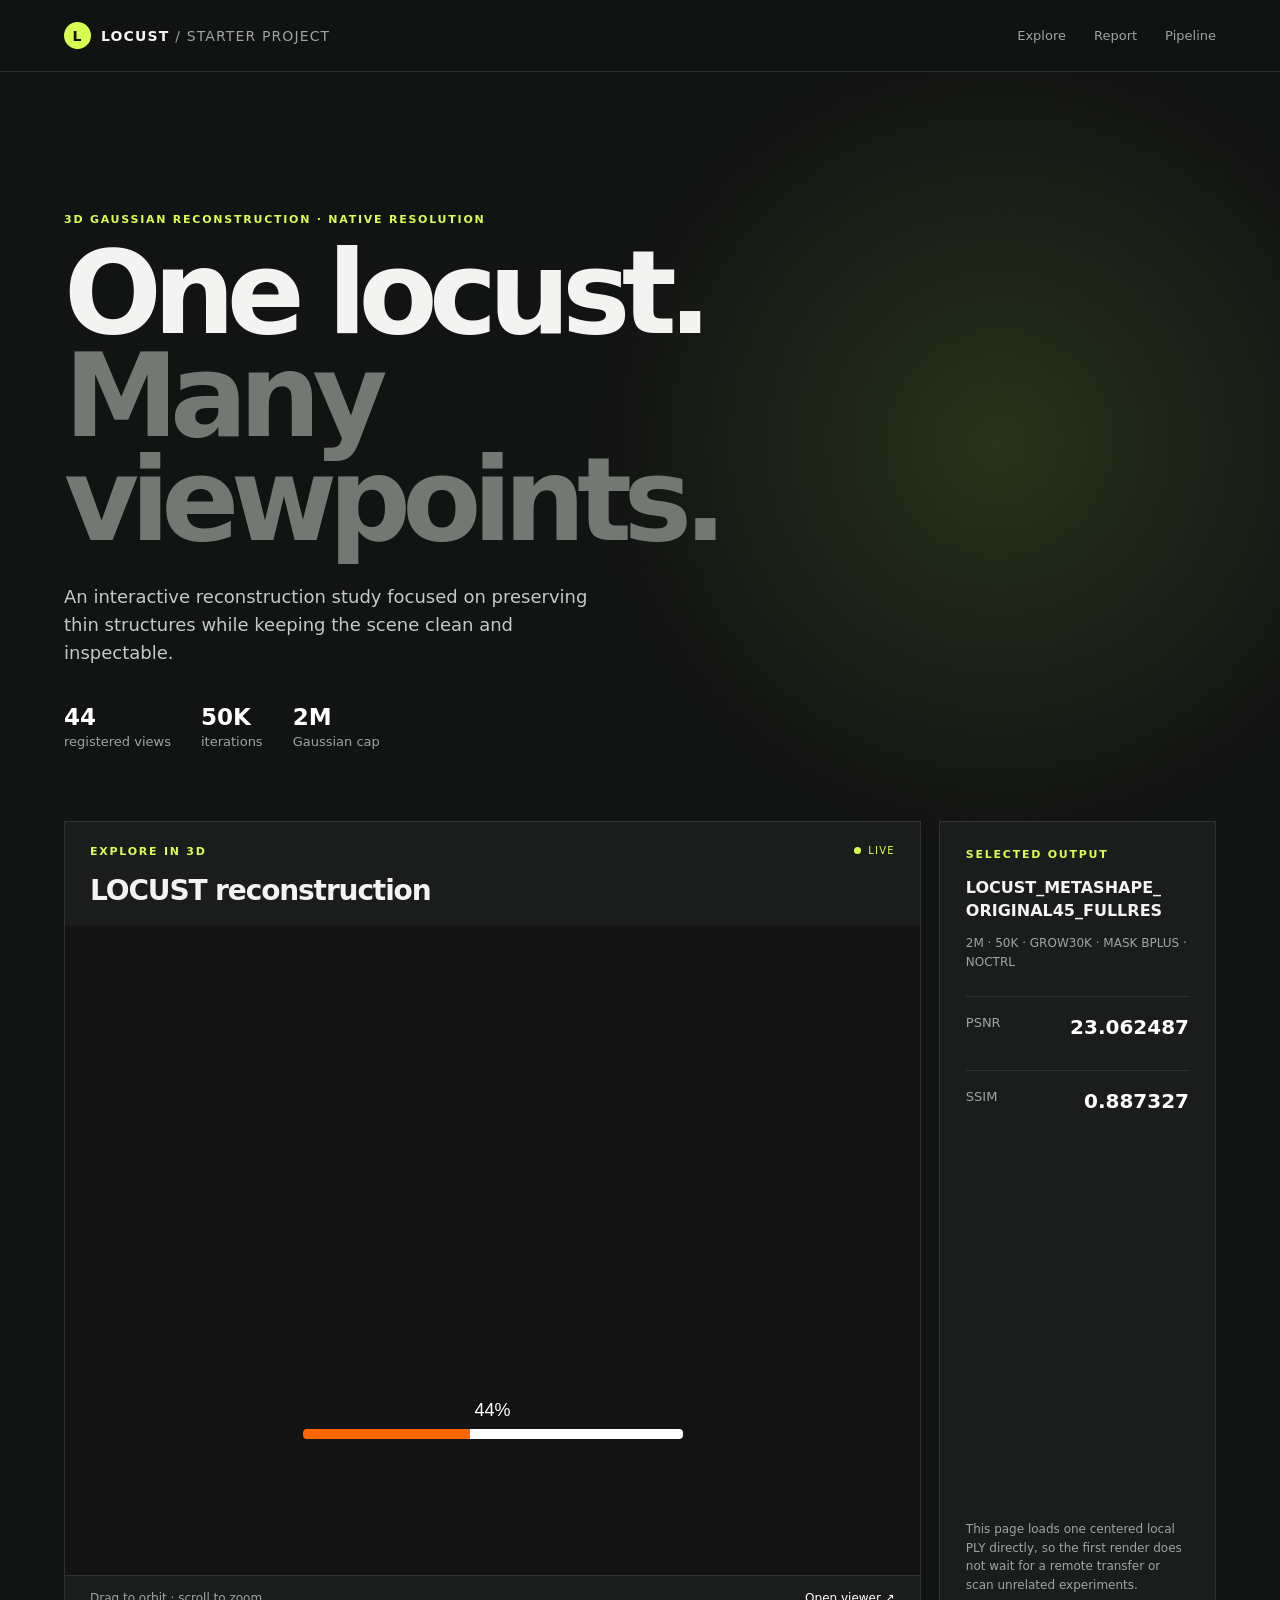
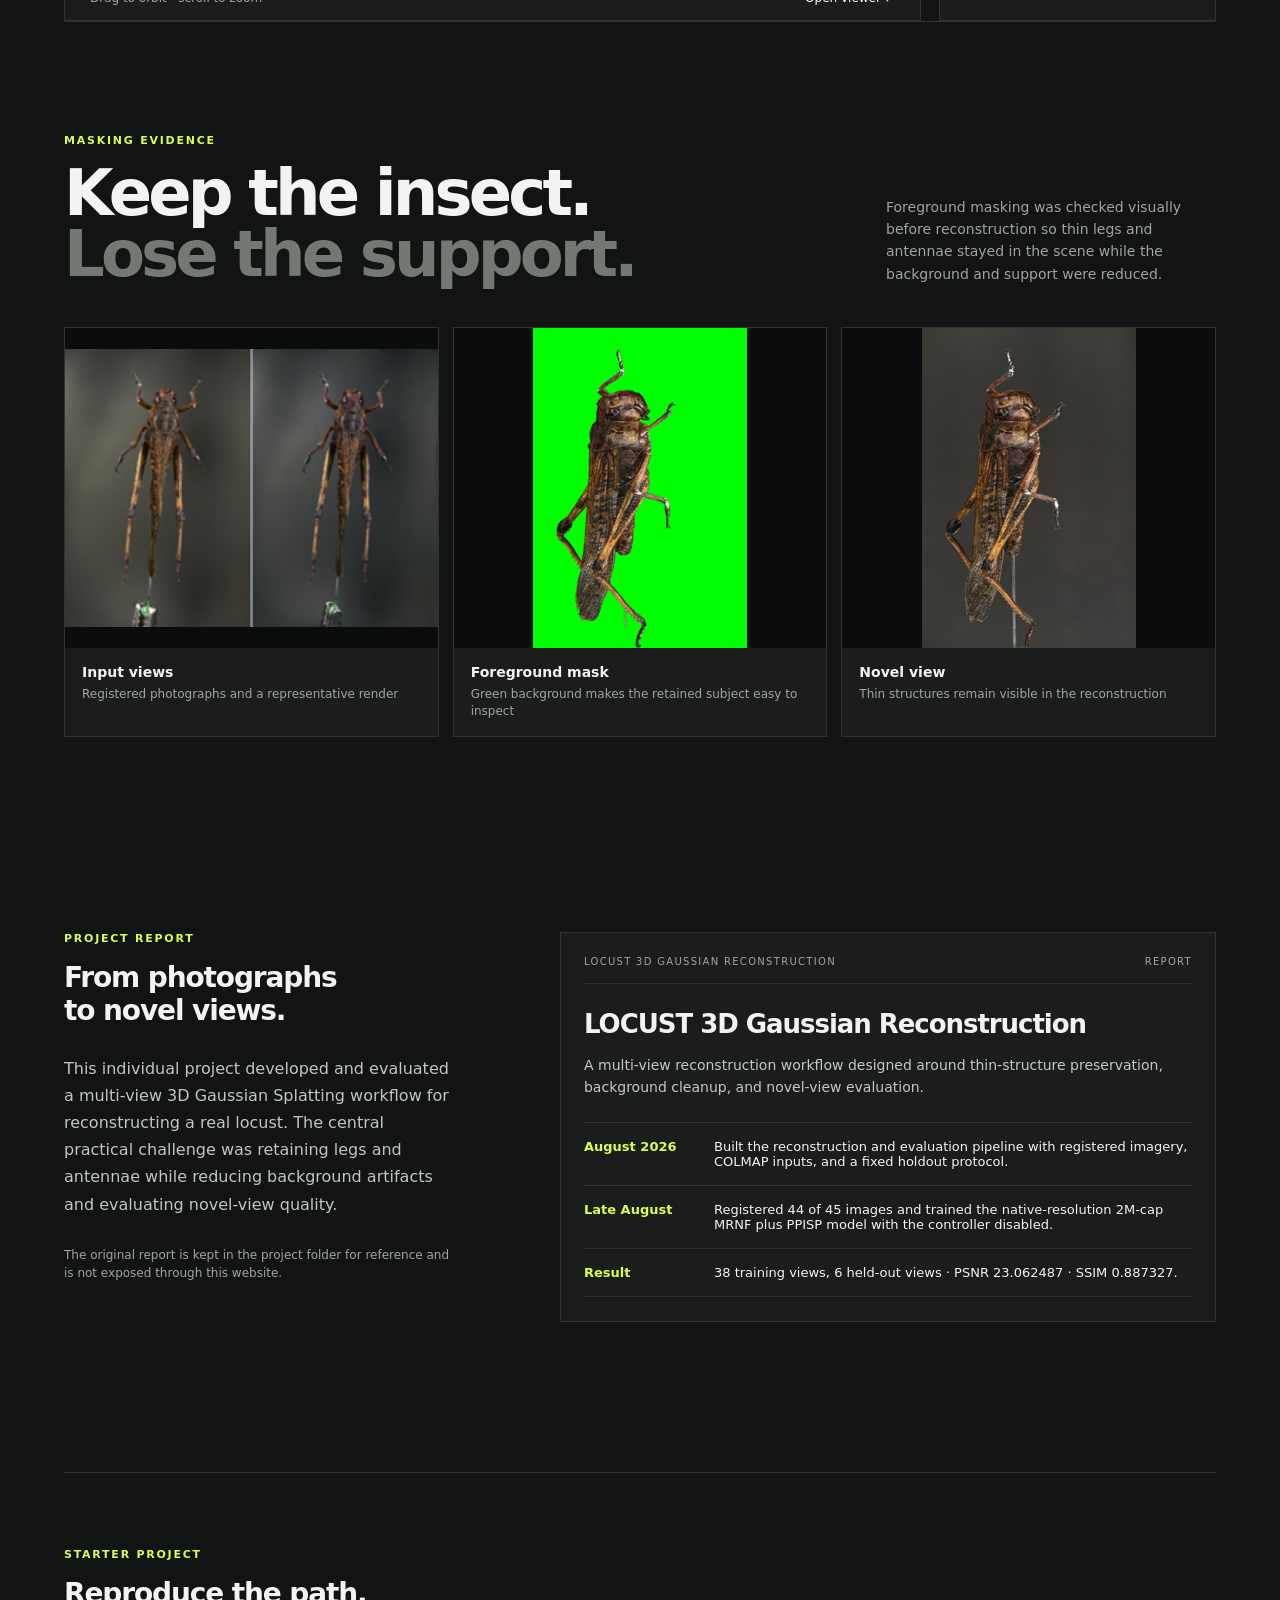
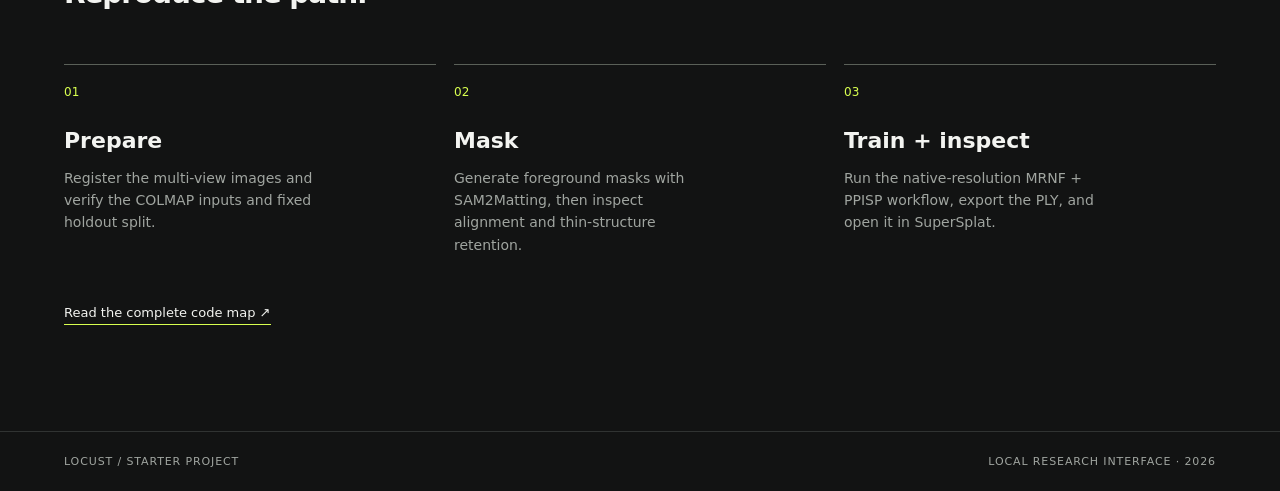
<file: index.html>
<!doctype html>
<html lang="en"><head><meta charset="utf-8"><meta name="viewport" content="width=device-width, initial-scale=1"><meta http-equiv="refresh" content="0; url=locust/"><title>Yichen Li</title></head><body><p>Opening <a href="locust/">LOCUST reconstruction</a>…</p></body></html>
</file>
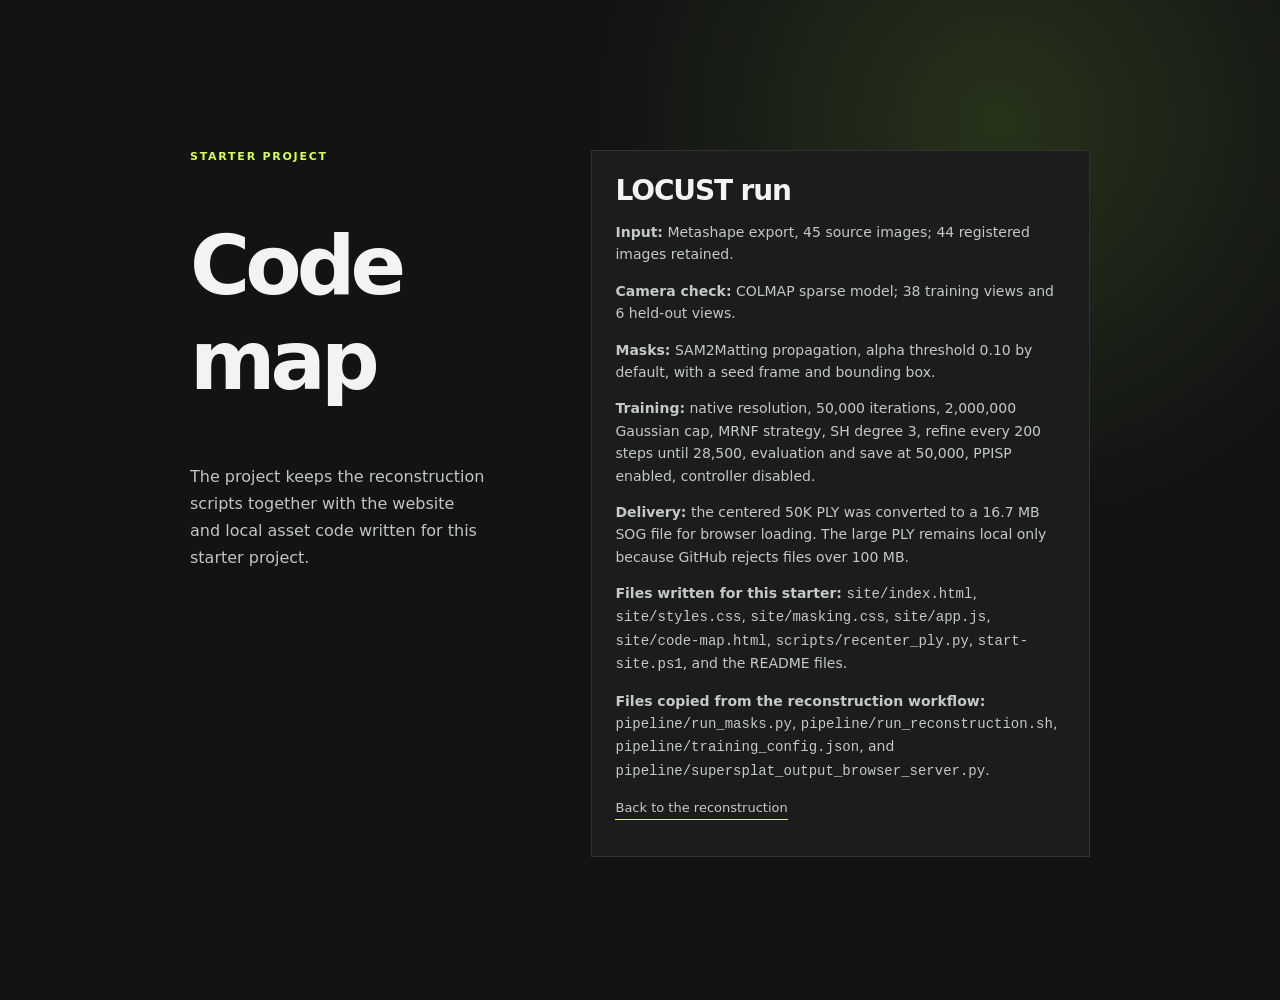
<file: locust/code-map.html>
<!doctype html>
<html lang="en"><head><meta charset="utf-8"><meta name="viewport" content="width=device-width, initial-scale=1"><title>LOCUST / Code map</title><link rel="stylesheet" href="styles.css"><link rel="stylesheet" href="masking.css"></head>
<body><main class="report-grid" style="max-width:900px"><div><p class="eyebrow">Starter project</p><h1 style="font-size:clamp(44px,7vw,82px);letter-spacing:-.06em">Code map</h1><p class="body-copy">The project keeps the reconstruction scripts together with the website and local asset code written for this starter project.</p></div><div class="report-sheet"><h2 class="sheet-title">LOCUST run</h2><p><b>Input:</b> Metashape export, 45 source images; 44 registered images retained.</p><p><b>Camera check:</b> COLMAP sparse model; 38 training views and 6 held-out views.</p><p><b>Masks:</b> SAM2Matting propagation, alpha threshold 0.10 by default, with a seed frame and bounding box.</p><p><b>Training:</b> native resolution, 50,000 iterations, 2,000,000 Gaussian cap, MRNF strategy, SH degree 3, refine every 200 steps until 28,500, evaluation and save at 50,000, PPISP enabled, controller disabled.</p><p><b>Delivery:</b> the centered 50K PLY was converted to a 16.7 MB SOG file for browser loading. The large PLY remains local only because GitHub rejects files over 100 MB.</p><p><b>Files written for this starter:</b> <code>site/index.html</code>, <code>site/styles.css</code>, <code>site/masking.css</code>, <code>site/app.js</code>, <code>site/code-map.html</code>, <code>scripts/recenter_ply.py</code>, <code>start-site.ps1</code>, and the README files.</p><p><b>Files copied from the reconstruction workflow:</b> <code>pipeline/run_masks.py</code>, <code>pipeline/run_reconstruction.sh</code>, <code>pipeline/training_config.json</code>, and <code>pipeline/supersplat_output_browser_server.py</code>.</p><p><a class="text-link" href="index.html">Back to the reconstruction</a></p></div></main></body></html>
</file>
<file: locust/styles.css>
:root{font-family:Inter,ui-sans-serif,system-ui,-apple-system,BlinkMacSystemFont,"Segoe UI",sans-serif;color:#f3f4f1;background:#121313;--line:#303332;--muted:#a0a5a0;--acid:#d8ff4f;--panel:#1b1d1d}*{box-sizing:border-box}html{scroll-behavior:smooth}body{margin:0;background:radial-gradient(circle at 78% 12%,#27331b 0,transparent 25rem),#121313;color:#f3f4f1}a{color:inherit;text-decoration:none}.topbar{height:72px;border-bottom:1px solid var(--line);display:flex;align-items:center;justify-content:space-between;padding:0 clamp(22px,5vw,72px);position:sticky;top:0;background:#121313eF;backdrop-filter:blur(16px);z-index:3}.brand{font-weight:700;letter-spacing:.08em;font-size:14px;text-transform:uppercase;display:flex;align-items:center;gap:10px}.brand em{font-style:normal;color:var(--muted);font-weight:500}.brand-mark{display:grid;place-items:center;width:27px;height:27px;border-radius:50%;background:var(--acid);color:#121313;font-weight:900}nav{display:flex;gap:28px;color:var(--muted);font-size:13px}nav a:hover,.text-link:hover,.viewer-foot a:hover{color:var(--acid)}main{max-width:1320px;margin:auto;padding:0 clamp(22px,5vw,72px)}.intro{padding:clamp(76px,11vw,150px) 0 72px;max-width:760px}.eyebrow{color:var(--acid);font-size:11px;letter-spacing:.16em;text-transform:uppercase;margin:0 0 16px;font-weight:700}.intro h1{font-size:clamp(58px,9vw,126px);line-height:.9;letter-spacing:-.075em;margin:0 0 30px;font-weight:750}.intro h1 span{color:#737873}.lede{font-size:18px;line-height:1.55;color:#c5cac5;max-width:560px}.facts{display:flex;gap:30px;flex-wrap:wrap;margin-top:38px;color:var(--muted);font-size:13px}.facts b{display:block;color:#fff;font-size:23px;margin-bottom:4px}.explore-grid{display:grid;grid-template-columns:minmax(0,1.7fr) minmax(250px,.55fr);gap:18px;align-items:stretch}.viewer-card,.side-panel,.report-sheet{background:var(--panel);border:1px solid var(--line)}.viewer-card{min-width:0}.card-head{display:flex;justify-content:space-between;align-items:flex-start;padding:23px 25px 18px}.card-head h2,.report-grid h2,.pipeline h2{font-size:28px;letter-spacing:-.04em;margin:0}.live-dot{color:var(--acid);font-size:10px;letter-spacing:.12em}.live-dot:before{content:"";display:inline-block;width:7px;height:7px;background:var(--acid);border-radius:50%;margin-right:7px}.viewer-frame{height:min(64vw,650px);min-height:430px;position:relative;background:#0b0c0c}.viewer-frame iframe{position:relative;z-index:1;width:100%;height:100%;border:0}.viewer-fallback{position:absolute;inset:0;display:grid;place-items:center;color:var(--muted);font-size:14px}.viewer-foot{display:flex;justify-content:space-between;padding:15px 25px;color:var(--muted);font-size:12px;border-top:1px solid var(--line)}.viewer-foot a{color:#fff}.side-panel{padding:26px;display:flex;flex-direction:column;min-height:100%}.model-name{font-size:16px;line-height:1.4;font-weight:650;margin:0 0 10px;overflow-wrap:anywhere}.muted,.panel-note{color:var(--muted);font-size:12px;line-height:1.55}.metric-row{border-top:1px solid var(--line);padding:18px 0;display:flex;justify-content:space-between;margin-top:13px;color:var(--muted);font-size:13px}.metric-row strong{color:#fff;font-size:20px}.panel-note{margin-top:auto;padding-top:25px}.report-grid{display:grid;grid-template-columns:.75fr 1.25fr;gap:clamp(35px,8vw,120px);padding:150px 0}.body-copy{color:#c1c6c1;line-height:1.7;max-width:390px;margin:28px 0}.button{display:inline-block;background:var(--acid);color:#121313;padding:13px 17px;font-size:12px;font-weight:800;letter-spacing:.08em;text-transform:uppercase}.report-sheet{padding:23px;min-height:390px}.sheet-bar{display:flex;justify-content:space-between;color:var(--muted);font-size:10px;letter-spacing:.13em;text-transform:uppercase;border-bottom:1px solid var(--line);padding-bottom:16px}.sheet-title{font-size:26px;letter-spacing:-.04em;margin:25px 0 15px}.report-sheet p{color:#c4c9c4;line-height:1.6;font-size:14px}.timeline{border-top:1px solid var(--line);margin-top:24px}.timeline-row{display:grid;grid-template-columns:110px 1fr;gap:20px;padding:16px 0;border-bottom:1px solid var(--line);font-size:13px}.timeline-row b{color:var(--acid);font-weight:600}.pipeline{border-top:1px solid var(--line);padding:75px 0 110px}.steps{display:grid;grid-template-columns:repeat(3,1fr);gap:18px;margin:54px 0 32px}.steps>div{border-top:1px solid #5a6058;padding-top:16px}.steps span{color:var(--acid);font-size:12px}.steps h3{font-size:22px;margin:28px 0 8px}.steps p{color:var(--muted);line-height:1.6;font-size:14px;max-width:260px}.text-link{font-size:13px;border-bottom:1px solid var(--acid);padding-bottom:4px}footer{border-top:1px solid var(--line);display:flex;justify-content:space-between;padding:23px clamp(22px,5vw,72px);color:var(--muted);font-size:11px;letter-spacing:.08em;text-transform:uppercase}@media(max-width:850px){nav{display:none}.explore-grid,.report-grid{grid-template-columns:1fr}.report-grid{padding:90px 0}.viewer-frame{min-height:360px}.steps{grid-template-columns:1fr;gap:35px}.intro h1{font-size:18vw}}@media(max-width:520px){.facts{gap:18px}.viewer-foot{padding:13px 15px}.card-head{padding:18px 15px}.report-sheet{padding:16px}.timeline-row{grid-template-columns:1fr;gap:6px}}
</file>
<file: locust/masking.css>
.masking{border-top:1px solid var(--line);padding:112px 0 45px}.masking-head{display:flex;justify-content:space-between;gap:40px;align-items:end;margin-bottom:42px}.masking-head h2{font-size:clamp(34px,5vw,64px);line-height:.95;letter-spacing:-.06em;margin:0}.masking-head h2 span{color:#737873}.masking-head>p{max-width:330px;color:var(--muted);font-size:14px;line-height:1.6;margin:0}.image-strip{display:grid;grid-template-columns:1fr 1fr 1fr;gap:14px}.image-strip figure{margin:0;background:#1b1d1d;border:1px solid var(--line)}.image-strip img{display:block;width:100%;height:320px;object-fit:contain;background:#0b0c0c}.image-strip figcaption{padding:16px 17px;display:flex;flex-direction:column;gap:6px}.image-strip figcaption b{font-size:14px}.image-strip figcaption span{color:var(--muted);font-size:12px;line-height:1.4}@media(max-width:850px){.masking-head{display:block}.masking-head>p{margin-top:25px}.image-strip{grid-template-columns:1fr}.image-strip img{height:260px}}
</file>
